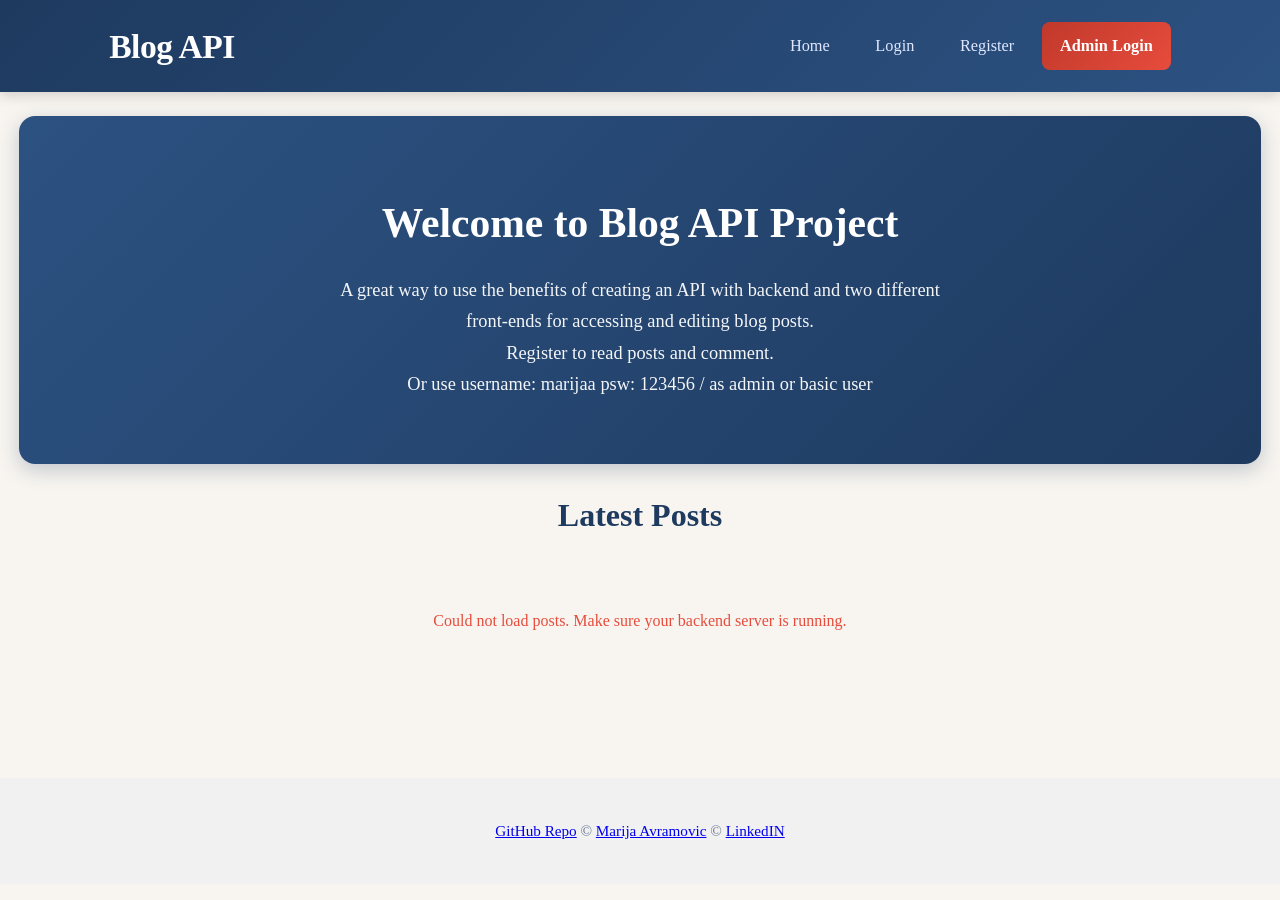
<file: index.html>
<!DOCTYPE html>
<html lang="en">
<head>
  <meta charset="UTF-8">
  <meta name="viewport" content="width=device-width, initial-scale=1.0">
  <title>My Blog - Thoughts & Stories</title>
  <link rel="stylesheet" href="css/style.css">
</head>
<body>
  <header>
    <div class="header-content">
      <h1>Blog API</h1>
      <nav>
        <a href="index.html">Home</a>
        <a href="login.html">Login</a>
        <a href="register.html">Register</a>
        <a href="https://blog-admin-marijaa.netlify.app/" class="admin-link">Admin Login</a>
      </nav>
    </div>
  </header>

  <main>
    <section class="hero">
      <h2>Welcome to Blog API Project</h2>
      <p>A great way to use the benefits of creating an API with backend and two different front-ends for accessing and editing  blog posts.</p>
      <p>Register to read posts and comment.</p>
      <p>Or use username: marijaa psw: 123456 / as admin or basic user</p>
    </section>

    <section class="posts-section">
      <h3>Latest Posts</h3>
      <div id="posts-container" class="posts-grid">
         
      </div>
    </section>
  </main>

  <footer>
    <p>   <a href="https://github.com/MarijaAvramovic/blog-public" target="_blank">GitHub Repo</a> &copy;
        <a href="https://absolute4one.com/" target="_blank" >Marija Avramovic</a> &copy; <a href="https://www.linkedin.com/in/marija-avramovic401104/" target="_blank">LinkedIN</a>
         </p>
  </footer>

  <script type="module" src="js/main.js"></script>
</body>
</html>
</file>
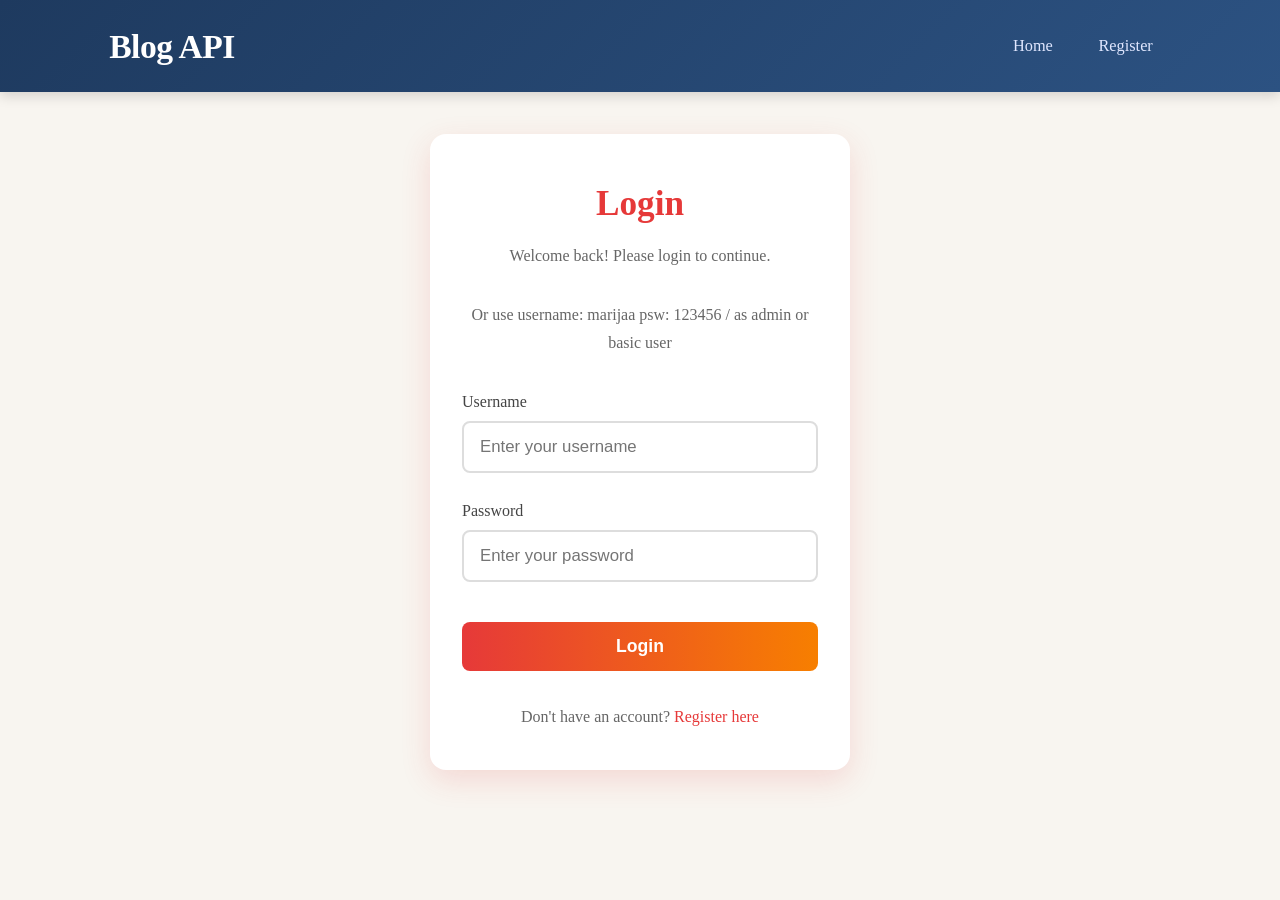
<file: login.html>
<!DOCTYPE html>
<html lang="en">
<head>
  <meta charset="UTF-8">
  <meta name="viewport" content="width=device-width, initial-scale=1.0">
  <title>Login - My Blog</title>
  <link rel="stylesheet" href="css/style.css">
</head>
<body>
  <header>
    <div class="header-content">
      <h1> Blog API</h1>
      <nav>
        
        <a href="index.html">Home</a>
        <a href="register.html">Register</a>
      </nav>
    </div>
  </header>

  <main class="auth-page">
    <div class="auth-card">
      <h2>Login</h2>
      <p>Welcome back! Please login to continue.</p>
      
      <p>Or use username: marijaa psw: 123456 / as admin or basic user</p>

      <form id="login-form">
        <div class="form-group">
          <label for="username">Username</label>
          <input type="text" id="username" required placeholder="Enter your username">
        </div>

        <div class="form-group">
          <label for="password">Password</label>
          <input type="password" id="password" required placeholder="Enter your password">
        </div>

        <button type="submit" class="btn-login">Login</button>
      </form>

      <div class="auth-links">
        Don't have an account? <a href="register.html">Register here</a>
      </div>
    </div>
  </main>

  <script type="module" src="js/login.js"></script>
</body>
</html>
</file>
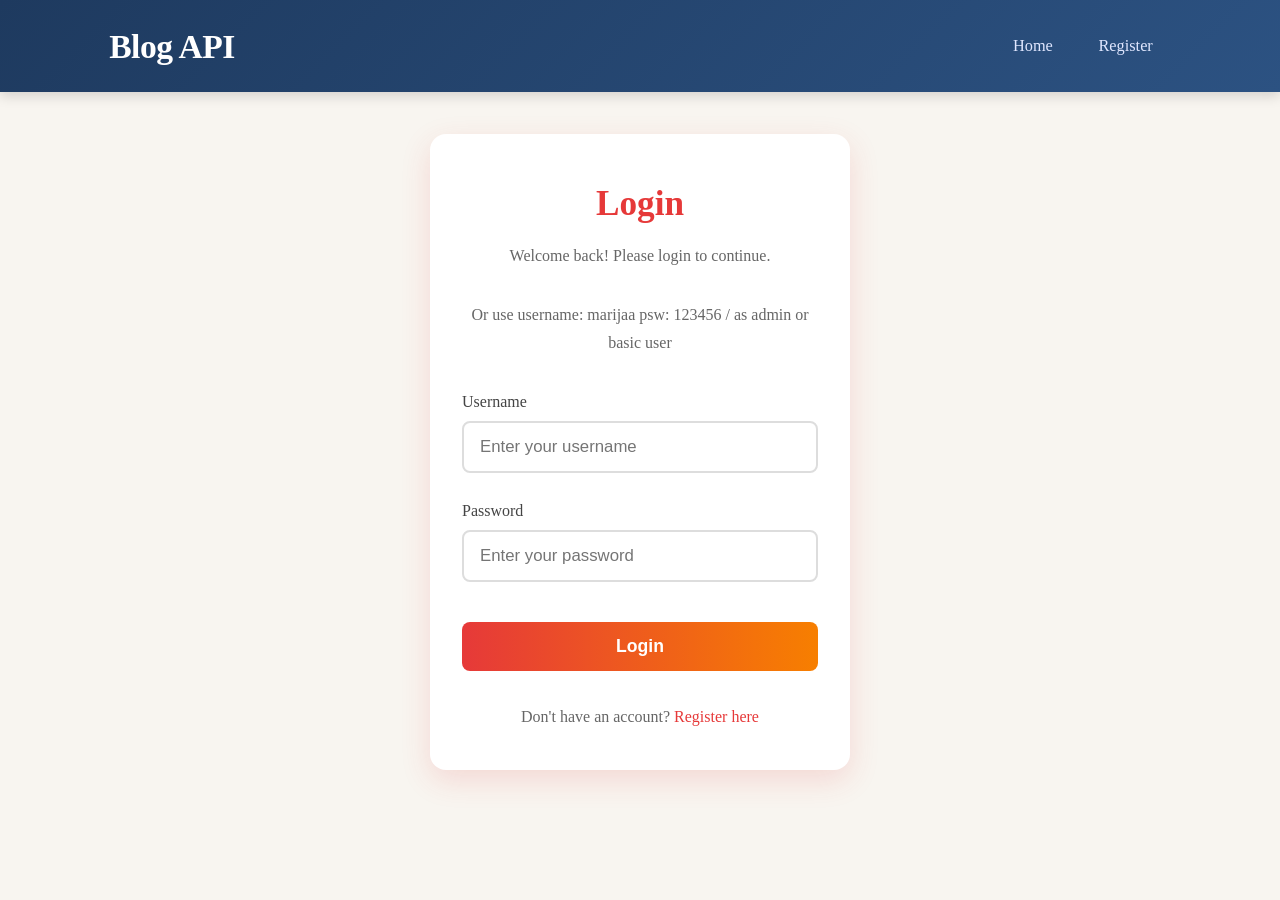
<file: post.html>
<!DOCTYPE html>
<html lang="en">
<head>
  <meta charset="UTF-8">
  <meta name="viewport" content="width=device-width, initial-scale=1.0">
  <title>Post - My Blog</title>
  <link rel="stylesheet" href="css/style.css">
</head>
<body>
  <header>
    <div class="header-content">
     <h1> Blog API</h1>
      <nav id="nav">
         <a href="index.html">Home</a>
      </nav>
    </div>
  </header>

  <main class="post-page">
    <div id="post-content">
      <!-- Post will be loaded here -->
    </div>

    <div id="comments-section" style="display: none;">
      <h3>Comments</h3>
      <div id="comments-list"></div>

      <div id="comment-form" style="display: none;">
        <h4>Leave a Comment</h4>
        <textarea id="comment-text" rows="4" placeholder="Write your comment here..."></textarea>
        <button onclick="submitComment()">Post Comment</button>
      </div>
    </div>
  </main>

  <script type="module" src="js/post.js"></script>
</body>
</html>
</file>
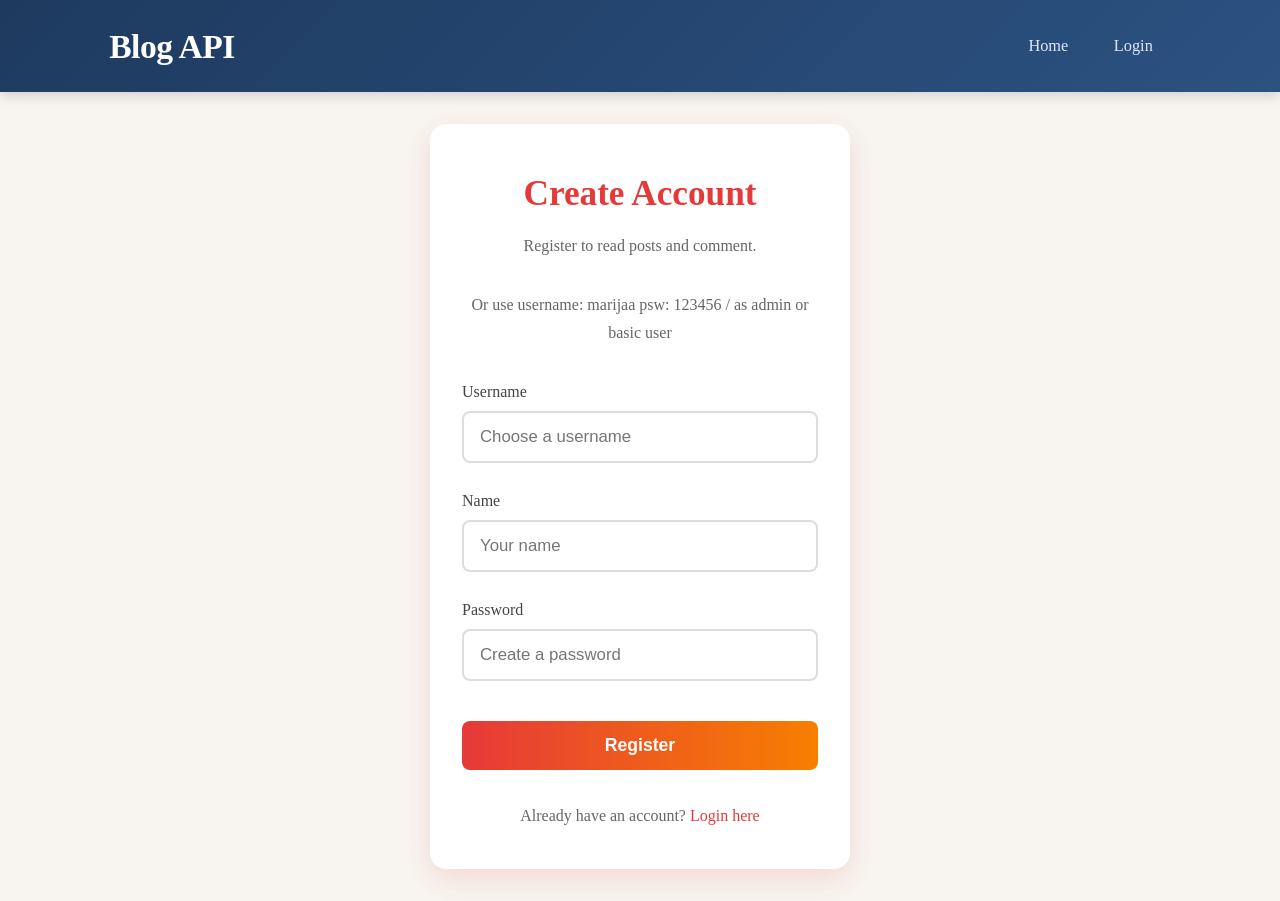
<file: register.html>
<!DOCTYPE html>
<html lang="en">
<head>
  <meta charset="UTF-8">
  <meta name="viewport" content="width=device-width, initial-scale=1.0">
  <title>Register - My Blog</title>
  <link rel="stylesheet" href="css/style.css">
</head>
<body>
  <header>
    <div class="header-content">
       <h1> Blog API</h1>
      <nav>
        <a href="index.html">Home</a>
        <a href="login.html">Login</a>
      </nav>
    </div>
  </header>

  <main class="auth-page">
    <div class="auth-card">
      <h2>Create Account</h2>
       
      <p>Register to read posts and comment.</p>
      <p>Or use username: marijaa psw: 123456 / as admin or basic user</p>

      <form id="register-form">
        <div class="form-group">
          <label for="username">Username</label>
          <input type="text" id="username" required placeholder="Choose a username">
        </div>

        <div class="form-group">
          <label for="name">Name</label>
          <input type="text" id="name" placeholder="Your name">
        </div>

        <div class="form-group">
          <label for="password">Password</label>
          <input type="password" id="password" required placeholder="Create a password">
        </div>

        <button type="submit" class="btn-login">Register</button>
      </form>

      <div class="auth-links">
        Already have an account? <a href="login.html">Login here</a>
      </div>
    </div>
  </main>

  <script type="module" src="js/register.js"></script>
</body>
</html>
</file>
<file: css/style.css>
/* css/style.css - Natural & Modern Look */

* {
  margin: 0;
  padding: 0;
  box-sizing: border-box;
}

body {
  font-family: 'Georgia', serif;
  line-height: 1.7;
  color: #2c2c2c;
  background-color: #f8f5f0;
}

header {
  background: linear-gradient(135deg, #1e3a5f, #2c5282);
  color: white;
  padding: 1.1rem 0;
  box-shadow: 0 4px 12px rgba(0, 0, 0, 0.15);
}

.header-content {
  max-width: 1100px;
  margin: 0 auto;
  padding: 0 1.2rem;
  display: flex;
  justify-content: space-between;
  align-items: center;
  flex-wrap: wrap;
  gap: 1rem;
}

header h1 {
  font-family: 'Playfair Display', Georgia, serif;
  font-size: 2.1rem;
  font-weight: 700;
  letter-spacing: -0.5px;
}

nav {
  display: flex;
  flex-wrap: wrap;
  gap: 0.6rem;
}

nav a {
  color: #e0e7ff;
  text-decoration: none;
  padding: 10px 18px;
  border-radius: 8px;
  font-size: 1.02rem;
  transition: all 0.3s ease;
}

nav a:hover {
  background-color: rgba(255, 255, 255, 0.15);
  color: white;
  transform: translateY(-2px);
}

.admin-link {
  background: linear-gradient(135deg, #c0392b, #e74c3c);
  color: white;
  font-weight: 600;
}

.admin-link:hover {
  background: linear-gradient(135deg, #a93226, #c0392b);
}

/* Hero Section */
.hero {
  text-align: center;
  padding: 4.5rem 1.5rem 4rem;
  background: linear-gradient(135deg, #2c5282, #1e3a5f);
  color: white;
  border-radius: 16px;
  margin: 1.5rem 1.2rem;
  box-shadow: 0 6px 20px rgba(30, 58, 95, 0.25);
}

.hero h2 {
  font-family: 'Playfair Display', Georgia, serif;
  font-size: 2.6rem;
  margin-bottom: 1rem;
  font-weight: 700;
}

.hero p {
  font-size: 1.15rem;
  max-width: 620px;
  margin: 0 auto;
  opacity: 0.95;
}

/* Posts Section */
.posts-section {
  max-width: 1100px;
  margin: 0 auto;
  padding: 0 1.2rem 3rem;
}

.posts-section h3 {
  font-family: 'Playfair Display', Georgia, serif;
  font-size: 2rem;
  margin-bottom: 2rem;
  color: #1e3a5f;
  text-align: center;
}

.posts-grid {
  display: grid;
  grid-template-columns: repeat(auto-fill, minmax(300px, 1fr));
  gap: 1.8rem;
}

.post-card {
  background: white;
  border-radius: 14px;
  overflow: hidden;
  box-shadow: 0 6px 18px rgba(0, 0, 0, 0.09);
  transition: all 0.4s ease;
  height: 100%;
  display: flex;
  flex-direction: column;
}

.post-card:hover {
  transform: translateY(-8px);
  box-shadow: 0 15px 30px rgba(0, 0, 0, 0.15);
}

.post-card h4 {
  padding: 1.4rem 1.4rem 0.6rem;
  font-family: 'Playfair Display', Georgia, serif;
  font-size: 1.45rem;
  color: #1e3a5f;
  line-height: 1.3;
}

.post-card .meta {
  padding: 0 1.4rem;
  color: #6b7280;
  font-size: 0.95rem;
  margin: 10px 0 1rem;
}

.post-card p {
  padding: 0 1.4rem 1.4rem;
  color: #4b5563;
  font-size: 1.02rem;
  flex-grow: 1;
}

.read-more {
  display: block;
  text-align: center;
  padding: 15px;
  background: linear-gradient(135deg, #2c5282, #1e3a5f);
  color: white;
  text-decoration: none;
  font-weight: 600;
  margin-top: auto;
  transition: background 0.3s;
}

/* Post footer with comment count */
.post-footer {
  display: flex;
  justify-content: space-between;
  align-items: center;
  padding: 0 1.4rem 1.4rem;
  margin-top: auto;
}

.comment-count {
  color: #6b7280;
  font-size: 0.95rem;
  font-weight: 500;
}

.read-more:hover {
  background: linear-gradient(135deg, #1e3a5f, #2c5282);
}

/* Footer */
footer {
  text-align: center;
  padding: 2.5rem 1rem;
  color: #64748b;
  font-size: 0.95rem;
  background-color: #f1f1f1;
  margin-top: 4rem;
}

/* Responsive */
@media (max-width: 768px) {
  header h1 {
    font-size: 1.75rem;
  }

  .hero h2 {
    font-size: 2.2rem;
  }

  .hero {
    padding: 3.5rem 1rem 3rem;
    margin: 1rem;
  }

  nav a {
    padding: 9px 14px;
    font-size: 0.98rem;
  }

  .posts-grid {
    grid-template-columns: repeat(auto-fill, minmax(260px, 1fr));
    gap: 1.4rem;
  }
}

@media (max-width: 480px) {
  .posts-grid {
    grid-template-columns: 1fr;
  }

  .hero h2 {
    font-size: 1.9rem;
  }
}


/* ====================== AUTH PAGES ====================== */

.auth-page {
  min-height: 80vh;
  display: flex;
  align-items: center;
  justify-content: center;
  padding: 2rem 1rem;
}

.auth-card {
  background: white;
  max-width: 420px;
  width: 100%;
  padding: 2.5rem 2rem;
  border-radius: 16px;
  box-shadow: 0 10px 30px rgba(230, 57, 57, 0.15);
  text-align: center;
}

.auth-card h2 {
  font-family: 'Playfair Display', Georgia, serif;
  font-size: 2.2rem;
  color: #e63939;
  margin-bottom: 0.5rem;
}

.auth-card p {
  color: #666;
  margin-bottom: 2rem;
}

.form-group {
  margin-bottom: 1.5rem;
  text-align: left;
}

.form-group label {
  display: block;
  margin-bottom: 6px;
  font-weight: 500;
  color: #444;
}

.form-group input {
  width: 100%;
  padding: 14px 16px;
  border: 2px solid #ddd;
  border-radius: 8px;
  font-size: 1.05rem;
  transition: border 0.3s;
}

.form-group input:focus {
  outline: none;
  border-color: #f77f00;
  box-shadow: 0 0 0 3px rgba(247, 127, 0, 0.15);
}

.btn-login {
  width: 100%;
  padding: 14px;
  background: linear-gradient(to right, #e63939, #f77f00);
  color: white;
  border: none;
  border-radius: 8px;
  font-size: 1.1rem;
  font-weight: 600;
  cursor: pointer;
  margin-top: 1rem;
  transition: all 0.3s;
}

.btn-login:hover {
  background: linear-gradient(to right, #f77f00, #ffb700);
  transform: translateY(-2px);
}

.auth-links {
  margin-top: 2rem;
  color: #666;
}

.auth-links a {
  color: #e63939;
  text-decoration: none;
  font-weight: 500;
}

.auth-links a:hover {
  text-decoration: underline;
}



/* ====================== SINGLE POST PAGE ====================== */

.post-page {
  max-width: 800px;
  margin: 2rem auto;
  padding: 0 1.5rem;
}

.post-page h2 {
  font-family: 'Playfair Display', Georgia, serif;
  font-size: 2.4rem;
  color: #e63939;
  margin-bottom: 1rem;
  line-height: 1.3;
}

.post-page .meta {
  color: #666;
  font-size: 1rem;
  margin-bottom: 2.5rem;
  border-bottom: 1px solid #eee;
  padding-bottom: 1rem;
}

.post-page .content {
  font-size: 1.15rem;
  line-height: 1.85;
  color: #333;
  margin-bottom: 3rem;
  white-space: pre-wrap;
}

/* Comments Section */
#comments-section h3 {
  font-family: 'Playfair Display', Georgia, serif;
  color: #e63939;
  margin: 2.5rem 0 1.5rem;
  font-size: 1.8rem;
}

.comment {
  background: white;
  padding: 1.4rem;
  border-radius: 12px;
  margin-bottom: 1.2rem;
  box-shadow: 0 4px 12px rgba(0,0,0,0.06);
  border-left: 5px solid #f77f00;
}

.comment strong {
  display: block;
  color: #e63939;
  margin-bottom: 0.6rem;
  font-size: 1.05rem;
}

.comment p {
  margin-bottom: 0.8rem;
  color: #444;
  line-height: 1.6;
}

.comment small {
  color: #888;
  font-size: 0.9rem;
}

/* Comment Form */
#comment-form {
  background: white;
  padding: 1.8rem;
  border-radius: 12px;
  margin-top: 2rem;
  box-shadow: 0 6px 20px rgba(230, 57, 57, 0.1);
}

#comment-form h4 {
  color: #e63939;
  margin-bottom: 1rem;
}

#comment-form textarea {
  width: 100%;
  min-height: 140px;
  padding: 14px;
  border: 2px solid #ddd;
  border-radius: 10px;
  font-size: 1.05rem;
  resize: vertical;
  margin-bottom: 1rem;
}

#comment-form button {
  background: linear-gradient(to right, #e63939, #f77f00);
  color: white;
  border: none;
  padding: 14px 32px;
  border-radius: 8px;
  font-size: 1.1rem;
  font-weight: 600;
  cursor: pointer;
}

#comment-form button:hover {
  background: linear-gradient(to right, #f77f00, #ffb700);
}
</file>
